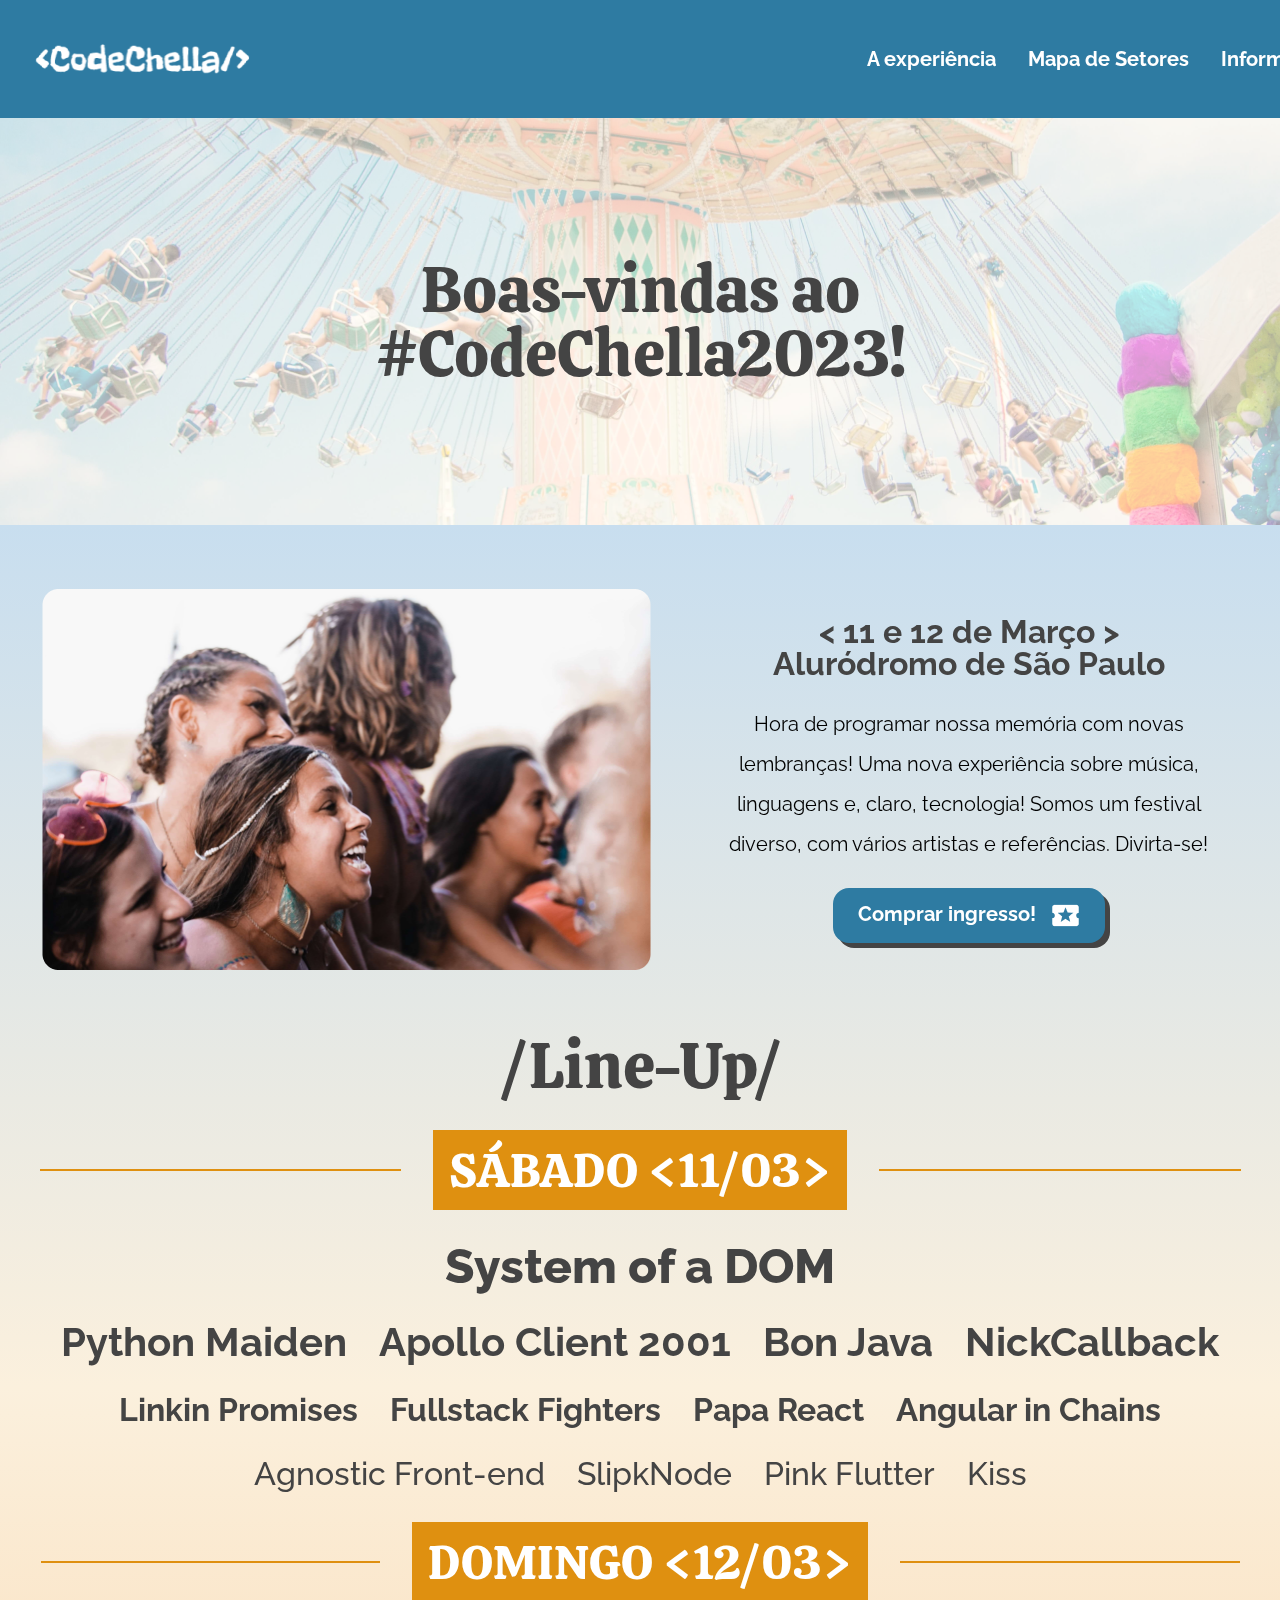
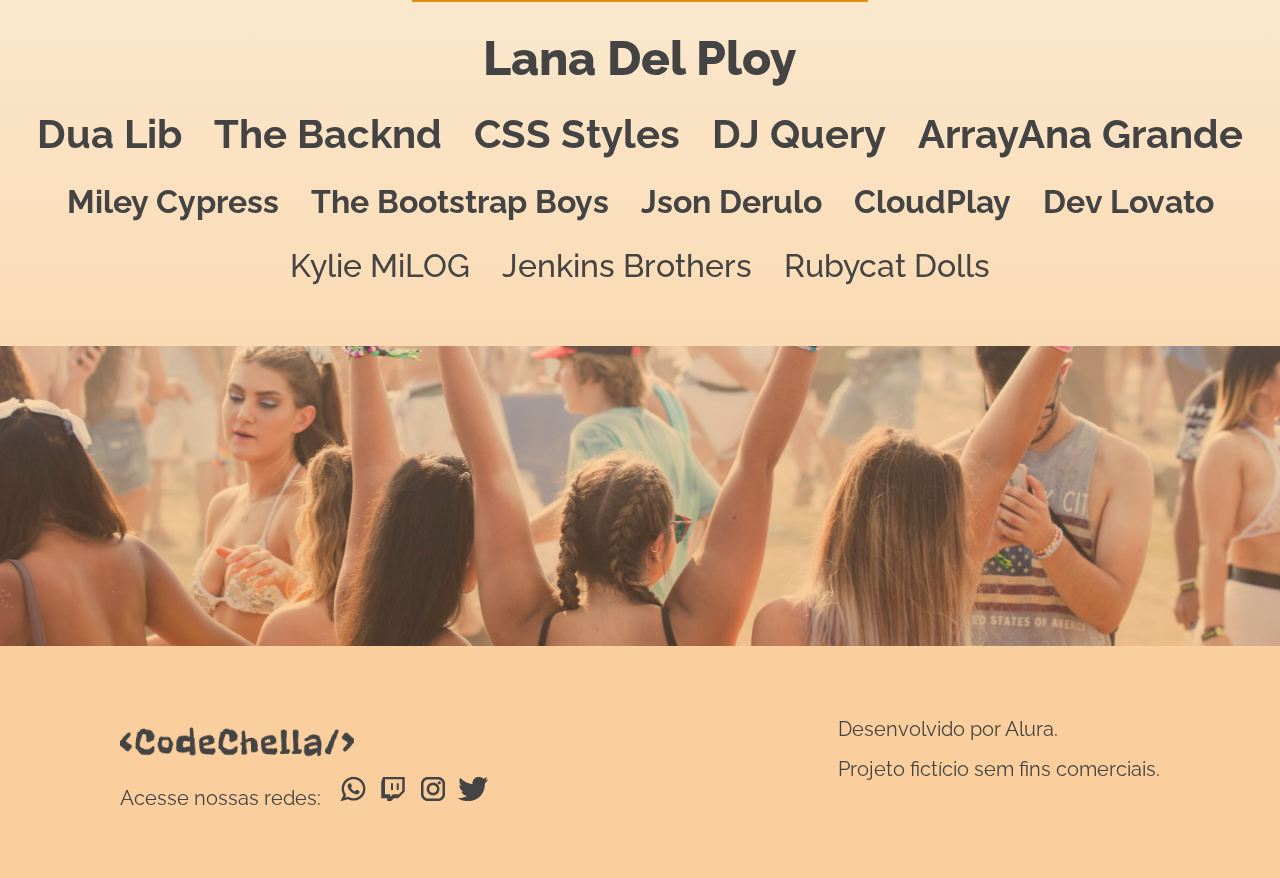
<file: index.html>
<!DOCTYPE html>
<html lang="pt-br">
<head>
    <meta charset="UTF-8">
    <meta http-equiv="X-UA-Compatible" content="IE=edge">
    <meta name="viewport" content="width=device-width, initial-scale=1.0">
    <link rel="stylesheet" href="reset.css">
	<link rel="stylesheet" href="style.css">

    <link rel="stylesheet" href="https://fonts.googleapis.com/css2?family=Material+Symbols+Outlined:opsz,wght,FILL,GRAD@48,400,1,0" />
    <title>CodeChella2023</title>
</head>

<body>
    <header>
        <div class="cabecalho">
            <a href="file:///C:/Users/letic/Desktop/CodeChella/index.html"><img src="logo.png" alt="Logo do festival CodeChella" class="logo"></a><!-- Temos a logo, como titulo que é uma imagem -->
            
            <!--  Elemento HTML de Navegação ( <nav> ) representa uma seção de uma página que aponta para outras páginas
             ou para outras áreas da página, ou seja, uma seção com links de navegação. -->

            <nav>
                <ul class="links">
                    <li><a href="file:///C:/Users/letic/Desktop/CodeChella/experiencia.html">A experiência</a></li>
                    <li><a href="file:///C:/Users/letic/Desktop/CodeChella/mapa.html">Mapa de Setores</a></li>
                    <li><a href="file:///C:/Users/letic/Desktop/CodeChella/informacoes.html">Informações</a></li>
                    <li><a href="file:///C:/Users/letic/Desktop/CodeChella/experiencia.html">Ingressos</a></li>
                </ul>
            </nav>
        </div>

    </header>

    <div class="banner-boas-vindas">
        <p class="banner-texto">Boas-vindas ao #CodeChella2023!</p>
    </div>
    
    
    <main>
    
        
        <section class="introducao">
            <img class="introducao__imagem" src="pessoas.png" alt="Pessoas assistindo ao show no CodeChella">
            <div class="introducao__convite">
                <h2 class="introducao__datalocal"> < 11 e 12 de Março > Aluródromo de São Paulo </h2>
                <p class="introducao__texto">Hora de programar nossa memória com novas lembranças! Uma nova experiência sobre música, linguagens e, claro, tecnologia! Somos um festival diverso, com vários artistas e referências. Divirta-se!</p>
                <div class="botao__ingresso" >
                    <a class="introducao__comprar__ingresso">Comprar ingresso!</a> 
                    <img class="introduca__ticket" src="ticket.png" alt="Logo do ticket">
                </div>
            </div>
        </section>

        <section class="lineup">

            <h3 class="lineup__titulo">/Line-Up/</h3>
            
            <div class="lineup__sabado">
                <div class="linha-horizontal-sabado"></div>
                <h4 class="lineup__data">SÁBADO <11/03></h4>
                <div class="linha-horizontal-sabado"></div>
            </div>


            <p class="lineup__cantores__principal">System of a DOM</p>
    
            <ul class="lineup__cantores__linha1">
                <li>Python Maiden</li>
                <li>Apollo Client 2001</li>  
                <li>Bon Java</li> 
                <li>NickCallback</li> 
            </ul>
            
            <ul class="lineup__cantores__linha2">
                <li>Linkin Promises</li>
                <li>Fullstack Fighters</li>
                <li>Papa React</li>
                <li>Angular in Chains</li>                
            </ul>

            <ul class="lineup__cantores__linha3"> 
                <li>Agnostic Front-end</li>
                <li>SlipkNode</li>
                <li>Pink Flutter</li>
                <li>Kiss</li>
            </ul>
            
            <div class="lineup__domingo">
                <div class="linha-horizontal-domingo"></div>
                <h5 class="lineup__data">DOMINGO <12/03></h5>
                <div class="linha-horizontal-domingo"></div>
            </div>

            <p class="lineup__cantores__principal">Lana Del Ploy</p>
            
            <ul class="lineup__cantores__linha1">
                <li>Dua Lib</li>
                <li>The Backnd</li>  
                <li>CSS Styles</li> 
                <li>DJ Query</li> 
                <li>ArrayAna Grande</li> 
            </ul>
            
            <ul class="lineup__cantores__linha2">
                <li>Miley Cypress</li>
                <li>The Bootstrap Boys</li>  
                <li>Json Derulo</li> 
                <li>CloudPlay</li> 
                <li>Dev Lovato</li> 
            
            </ul>
                            
            <ul class="lineup__cantores__linha3">
                <li>Kylie MiLOG</li> 
                <li>Jenkins Brothers</li> 
                <li>Rubycat Dolls</li> 
            </ul>

        </section>
       
        <img src="diversao.png" alt="Pessoas se divertindo no CodeChella" class="imagem__diversao">
        
    </main>

    <footer>
        <div class="footer__parte1">
            <img src="logopreto.png" alt="Logo preta do CodeChella" class="logo-preta">
            <div class="footer__parte2">
                <p class="redes-sociais">Acesse nossas redes:</p> <i class="bi bi-whatsapp"></i>
                <img src="wpp.png" alt="Icone WhatsApp">
                <img src="men.png" alt="Incone rede social">
                <img src="insta.png" alt="Incone do Instagram">
                <img src="tt.png" alt="Icone do Twitter">
            </div>
        </div>
        
        <div class="footer__parte3">
            <p>Desenvolvido por Alura.</p> 
            <p>Projeto fictício sem fins comerciais.</p>
        </div>
        
    </footer>

    

</body>
</html>
</file>
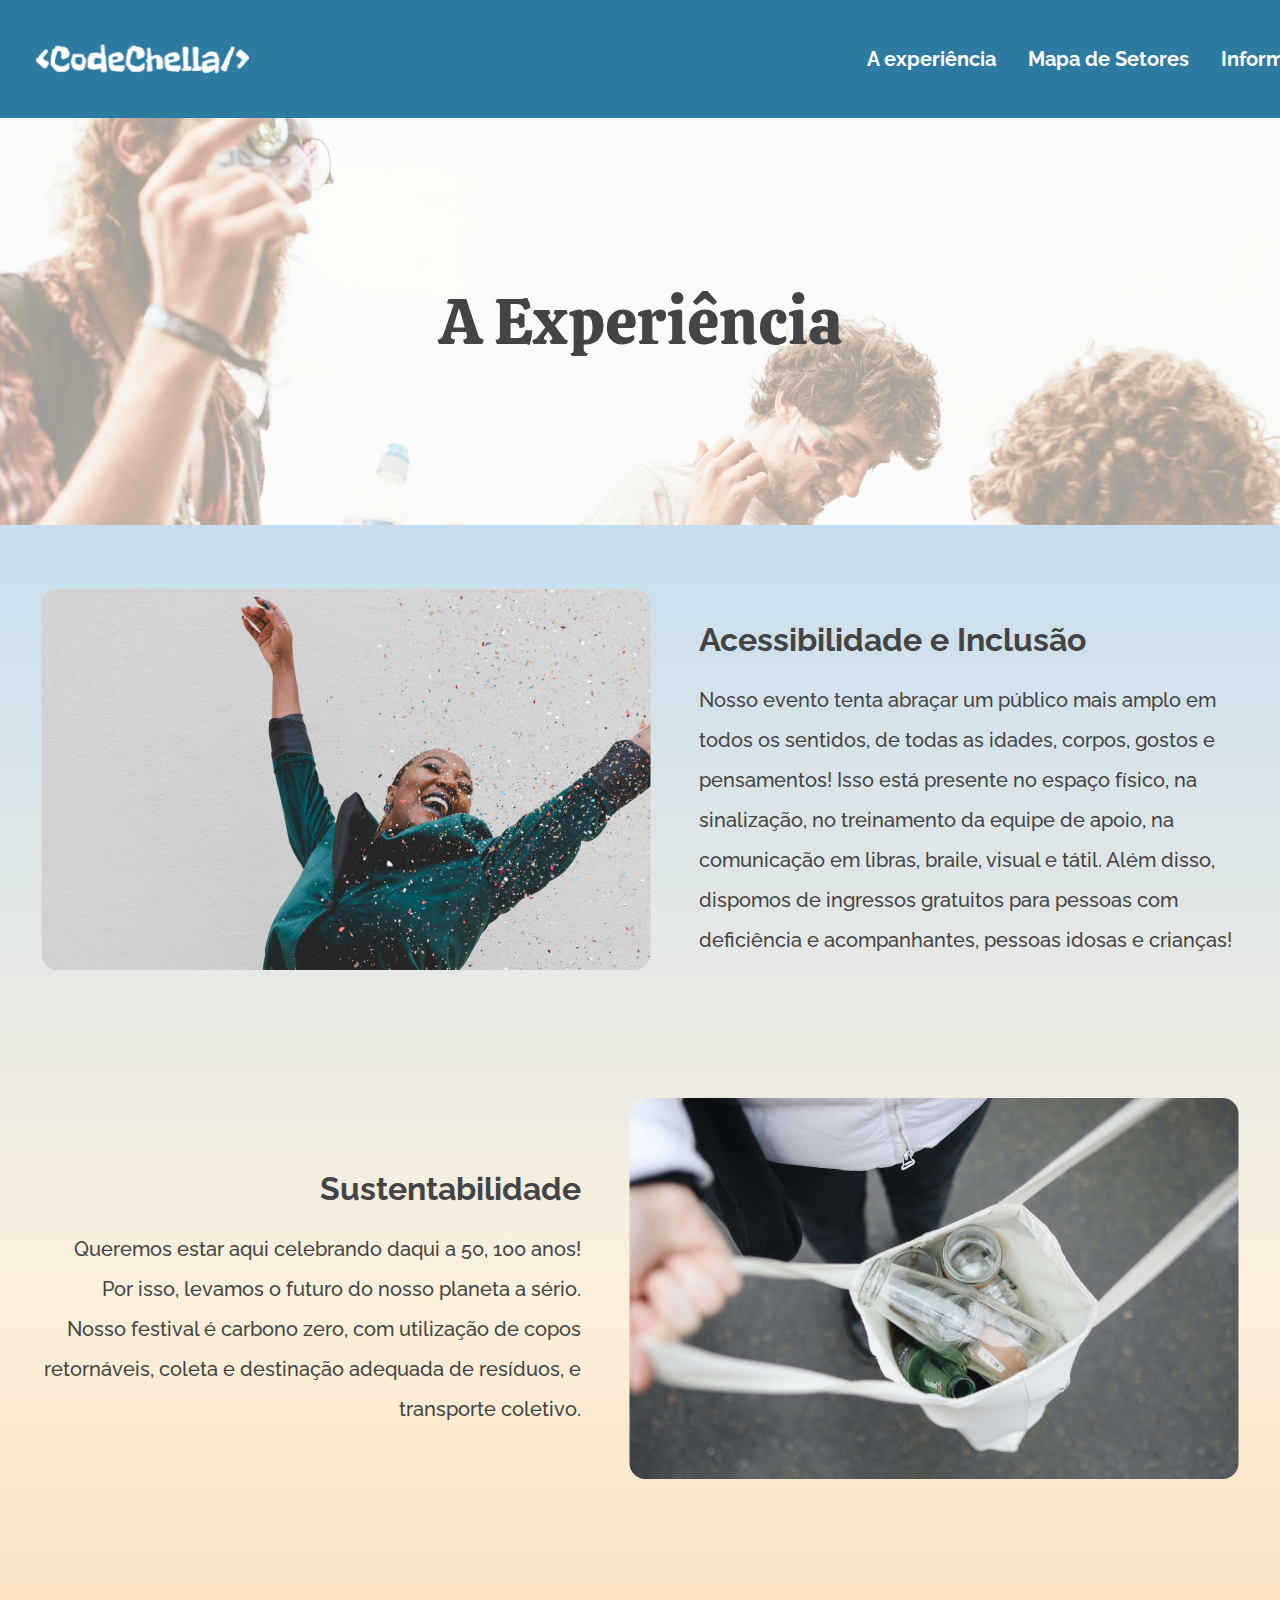
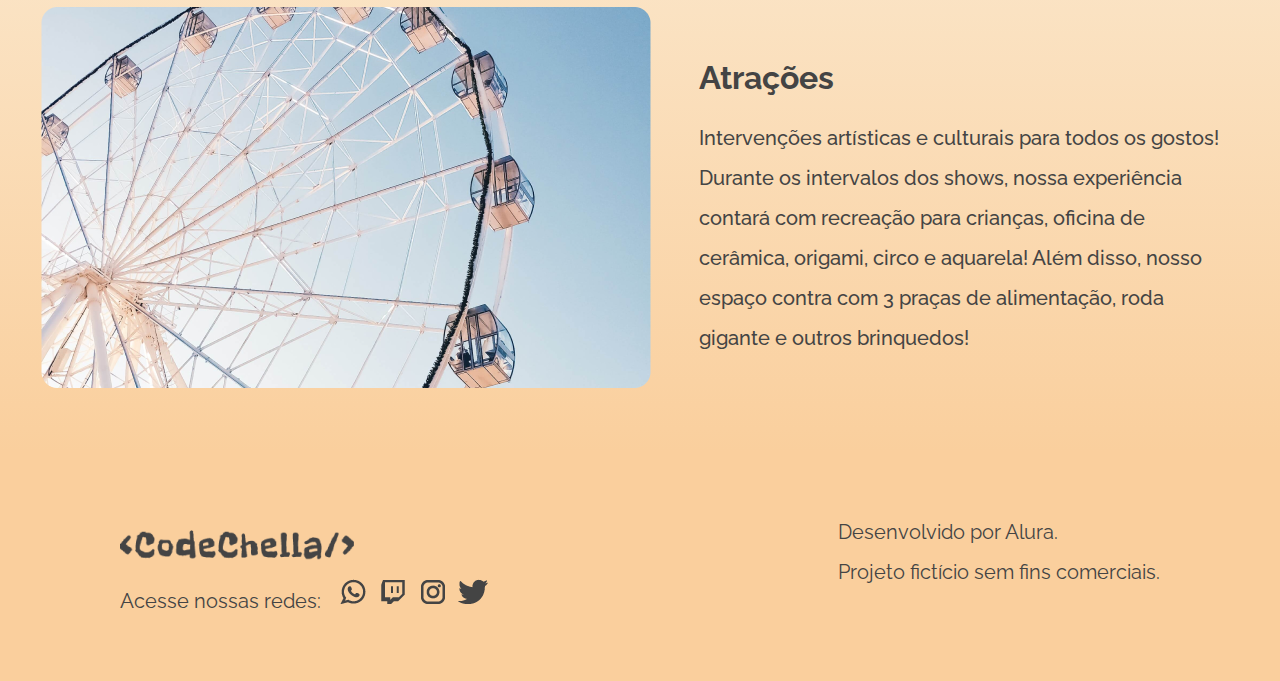
<file: experiencia.html>
<!DOCTYPE html>
<html lang="pt-br">
<head>
    <meta charset="UTF-8">
    <meta http-equiv="X-UA-Compatible" content="IE=edge">
    <meta name="viewport" content="width=device-width, initial-scale=1.0">
    <link rel="stylesheet" href="reset.css">
	<link rel="stylesheet" href="style.css">

    <link rel="stylesheet" href="https://fonts.googleapis.com/css2?family=Material+Symbols+Outlined:opsz,wght,FILL,GRAD@48,400,1,0" />
    <title>A experiênia - CodeChella2023</title>
</head>

<body>
    <header>
        <div class="cabecalho">
            <a href="file:///C:/Users/letic/Desktop/CodeChella/index.html"><img src="logo.png" alt="Logo do festival CodeChella" class="logo"></a><!-- Temos a logo, como titulo que é uma imagem -->
            
            <!--  Elemento HTML de Navegação ( <nav> ) representa uma seção de uma página que aponta para outras páginas
             ou para outras áreas da página, ou seja, uma seção com links de navegação. -->

            <nav>
                <ul class="links">
                    <li><a href="file:///C:/Users/letic/Desktop/CodeChella/experiencia.html">A experiência</a></li>
                    <li><a href="file:///C:/Users/letic/Desktop/CodeChella/mapa.html">Mapa de Setores</a></li>
                    <li><a href="file:///C:/Users/letic/Desktop/CodeChella/informacoes.html">Informações</a></li>
                    <li><a href="file:///C:/Users/letic/Desktop/CodeChella/experiencia.html">Ingressos</a></li>
                </ul>
            </nav>
        </div>


    </header>
    
    
    <div class="banner-a-experiencia">
        <p class="banner-texto">A Experiência</p>
    
    </div>

    <main>
        <section class="introducao__experiencia">  
            <div class="introducao__parte1">
                <img src="dança.png" alt="Pessoa dançando" class="experiencia__imagem1">
                <div class="introducao__experiencia__texto">
                    <h2 class="introducao__experiencia__subtitulos1">Acessibilidade e Inclusão</h2>
                    <p class="introducao__experiencia__informacao1">Nosso evento tenta abraçar um público mais amplo em todos os sentidos, de todas as idades, corpos, gostos e pensamentos!  Isso está presente no  espaço físico, na sinalização, no treinamento da equipe de apoio, na comunicação em libras, braile, visual e tátil. Além disso, dispomos de ingressos gratuitos para pessoas com deficiência e acompanhantes, pessoas idosas e crianças!</p>
                </div>
            </div>
            
            <div class="introducao__parte2">
                <div class="introducao__experiencia__texto">
                    <h3 class="introducao__experiencia__subtitulos2">Sustentabilidade</h3>
                    <p class="introducao__experiencia__informacao2">Queremos estar aqui celebrando daqui a 50, 100 anos! Por isso, levamos o futuro do nosso planeta a sério. Nosso festival é carbono zero, com utilização de copos retornáveis, coleta e destinação adequada de resíduos, e transporte coletivo.</p>
                </div>
                <img src="garrafa.png" alt="Garrafas na sacola" class="experiencia__imagem2">
            
            </div>

            <div class="introducao__parte3">
                
                <img src="rodagigante.png" alt="Roda Gigante" class="experiencia__imagem3">
                <div class="introducao__experiencia__texto">
                    <h4 class="introducao__experiencia__subtitulos3">Atrações</h4>
                    <p class="introducao__experiencia__informacao3">Intervenções artísticas e culturais para todos os gostos! Durante os intervalos dos shows, nossa experiência contará com recreação para crianças, oficina de cerâmica, origami, circo e aquarela! Além disso, nosso espaço contra com 3 praças de alimentação, roda gigante e outros brinquedos!</p>
                </div>  
            </div>
        </section>
    </main>

    <footer>
        <div class="footer__parte1">
            <img src="logopreto.png" alt="Logo preta do CodeChella" class="logo-preta">
            <div class="footer__parte2">
                <p class="redes-sociais">Acesse nossas redes:</p> <i class="bi bi-whatsapp"></i>
                <img src="wpp.png" alt="Icone WhatsApp">
                <img src="men.png" alt="Incone rede social">
                <img src="insta.png" alt="Incone do Instagram">
                <img src="tt.png" alt="Icone do Twitter">
            </div>
        </div>
        
        <div class="footer__parte3">
            <p>Desenvolvido por Alura.</p> 
            <p>Projeto fictício sem fins comerciais.</p>
        </div>
        
    </footer>
</body>
</html>
</file>
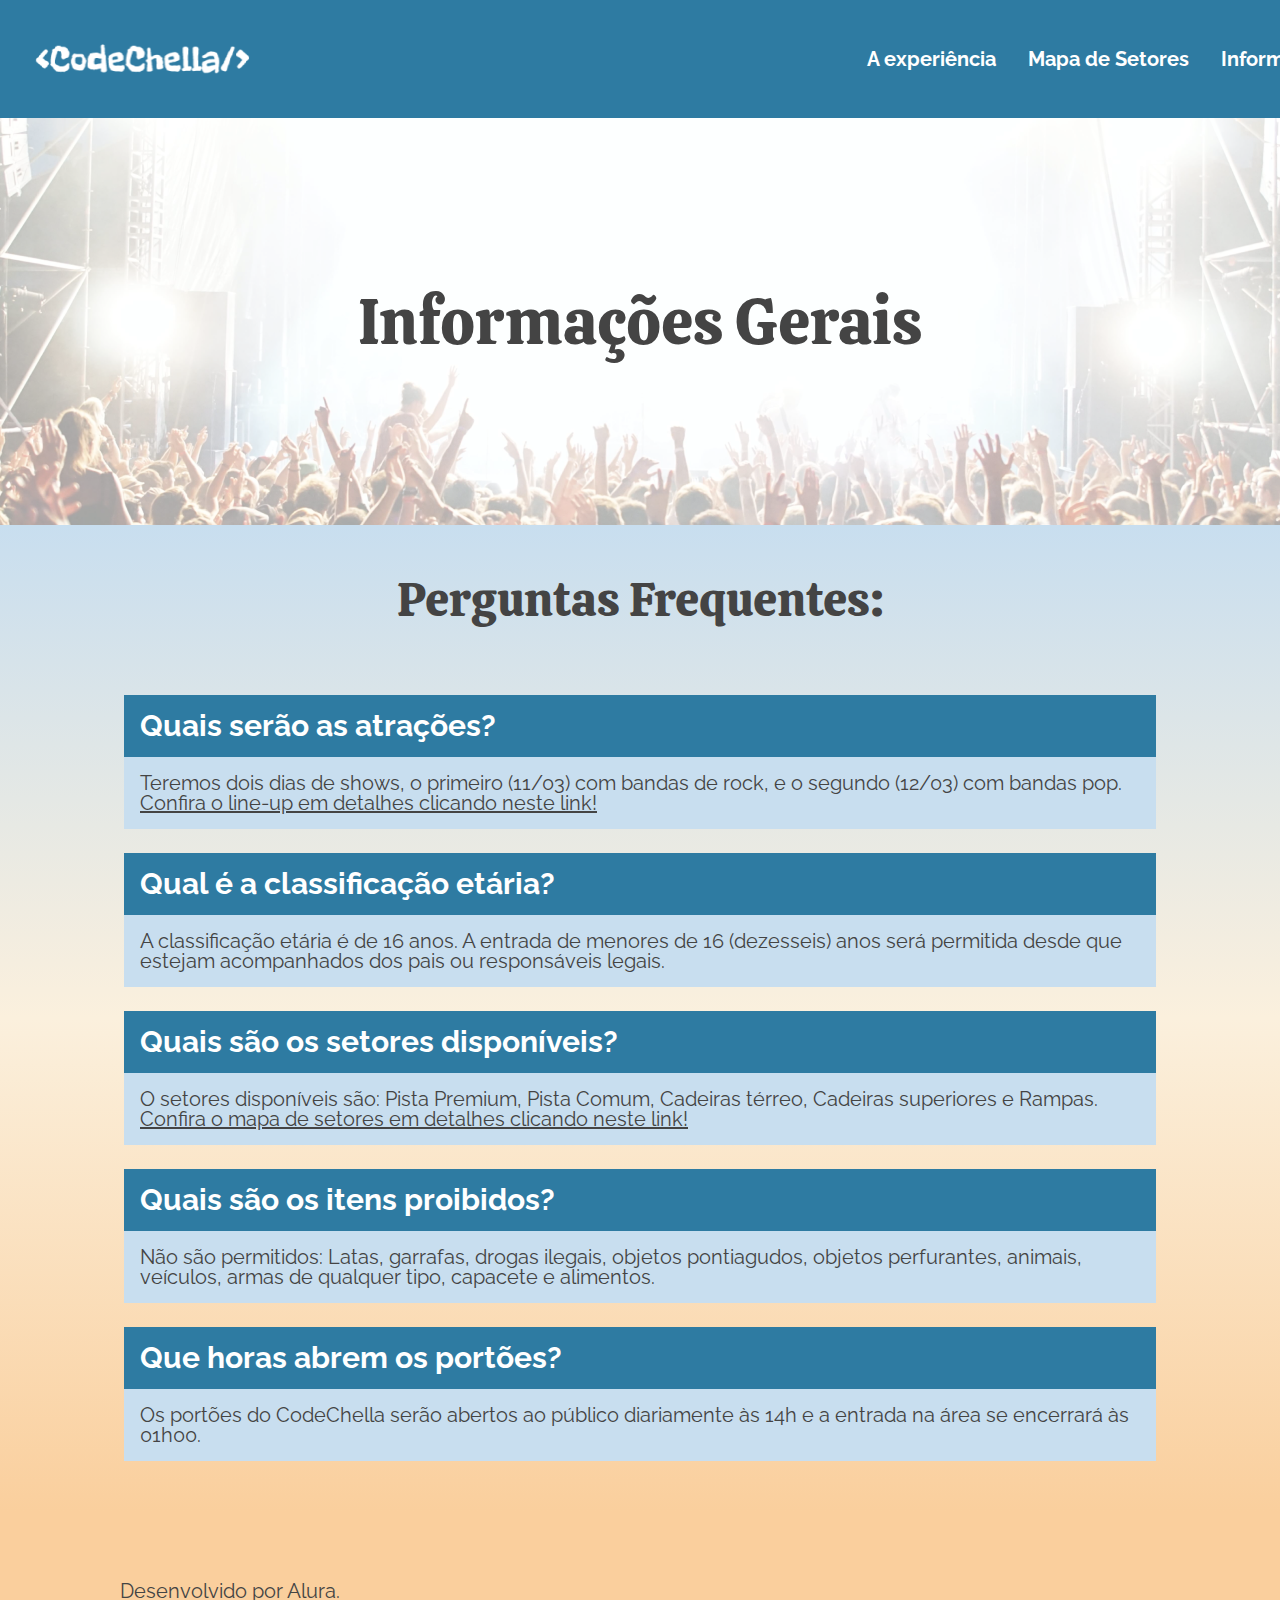
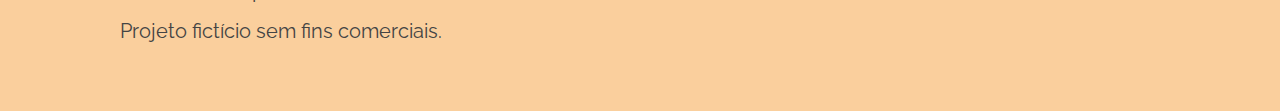
<file: informacoes.html>
<!DOCTYPE html>
<html lang="pt-br">
<head>
    <meta charset="UTF-8">
    <meta http-equiv="X-UA-Compatible" content="IE=edge">
    <meta name="viewport" content="width=device-width, initial-scale=1.0">
    <link rel="stylesheet" href="reset.css">
	<link rel="stylesheet" href="style.css">

    <link rel="stylesheet" href="https://fonts.googleapis.com/css2?family=Material+Symbols+Outlined:opsz,wght,FILL,GRAD@48,400,1,0" />
    <title>Informações - CodeChella2023</title>
</head>

<body>
    <header>
        <div class="cabecalho">
            <a href="file:///C:/Users/letic/Desktop/CodeChella/index.html"><img src="logo.png" alt="Logo do festival CodeChella" class="logo"></a><!-- Temos a logo, como titulo que é uma imagem -->
            
            <!--  Elemento HTML de Navegação ( <nav> ) representa uma seção de uma página que aponta para outras páginas
             ou para outras áreas da página, ou seja, uma seção com links de navegação. -->

            <nav>
                <ul class="links">
                    <li><a href="file:///C:/Users/letic/Desktop/CodeChella/experiencia.html">A experiência</a></li>
                    <li><a href="file:///C:/Users/letic/Desktop/CodeChella/mapa.html">Mapa de Setores</a></li>
                    <li><a href="file:///C:/Users/letic/Desktop/CodeChella/informacoes.html">Informações</a></li>
                    <li><a href="file:///C:/Users/letic/Desktop/CodeChella/experiencia.html">Ingressos</a></li>
                </ul>
            </nav>
        </div>
    </header>
    
        <div class="banner-informacoes">
            <p class="banner-texto-informacoes">Informações Gerais</p>
        </div>

        <main class="informacoes">
            <h1 class="informacoes__titulo">Perguntas Frequentes:</h1>

            <div class="informacoes__perguntas">
                <p class="informacoes__pergunta" id="pergunta">Quais serão as atrações?</p>
                <p class="informacoes__resposta" id="informacoes__resposta">Teremos dois dias de shows, o primeiro (11/03) com bandas de rock, e o segundo (12/03) com bandas pop. <a href="file:///C:/Users/letic/Desktop/CodeChella/index.html" class="informacoes__links">Confira o line-up em detalhes clicando neste link!</a></p>
            </div>
            
            <div>
                <p class="informacoes__pergunta" id="pergunta">Qual é a classificação etária?</p>
                <p class="informacoes__resposta" id="informacoes__resposta">A classificação etária é de 16 anos. A entrada de menores de 16 (dezesseis) anos será permitida desde que estejam acompanhados dos pais ou responsáveis legais. </p>
            </div>
            
            <div>
                <p class="informacoes__pergunta">Quais são os setores disponíveis?</p>
                <p class="informacoes__resposta">O setores disponíveis são: Pista Premium, Pista Comum, Cadeiras térreo, Cadeiras superiores e Rampas. <a href="file:///C:/Users/letic/Desktop/CodeChella/mapa.html" class="informacoes__links">Confira o mapa de setores em detalhes clicando neste link!</a></p>
            </div>
            
            <div>
                <p class="informacoes__pergunta">Quais são os itens proibidos?</p>
                <p class="informacoes__resposta">Não são permitidos: Latas, garrafas, drogas ilegais, objetos pontiagudos, objetos perfurantes, animais, veículos, armas de qualquer tipo, capacete e alimentos.</p>
            </div>
            
            <div>
                <p class="informacoes__pergunta">Que horas abrem os portões?</p>
                <p class="informacoes__resposta">Os portões do CodeChella serão abertos ao público diariamente às 14h e a entrada na área se encerrará às 01h00. </p>
            </div>
            <script src="script.js"></script>
            


        </main>


        <footer>
                <div class="footer__parte3">
                    <p>Desenvolvido por Alura.</p> 
                    <p>Projeto fictício sem fins comerciais.</p>
                </div>
                
        </footer>
</body>
</html>
</file>
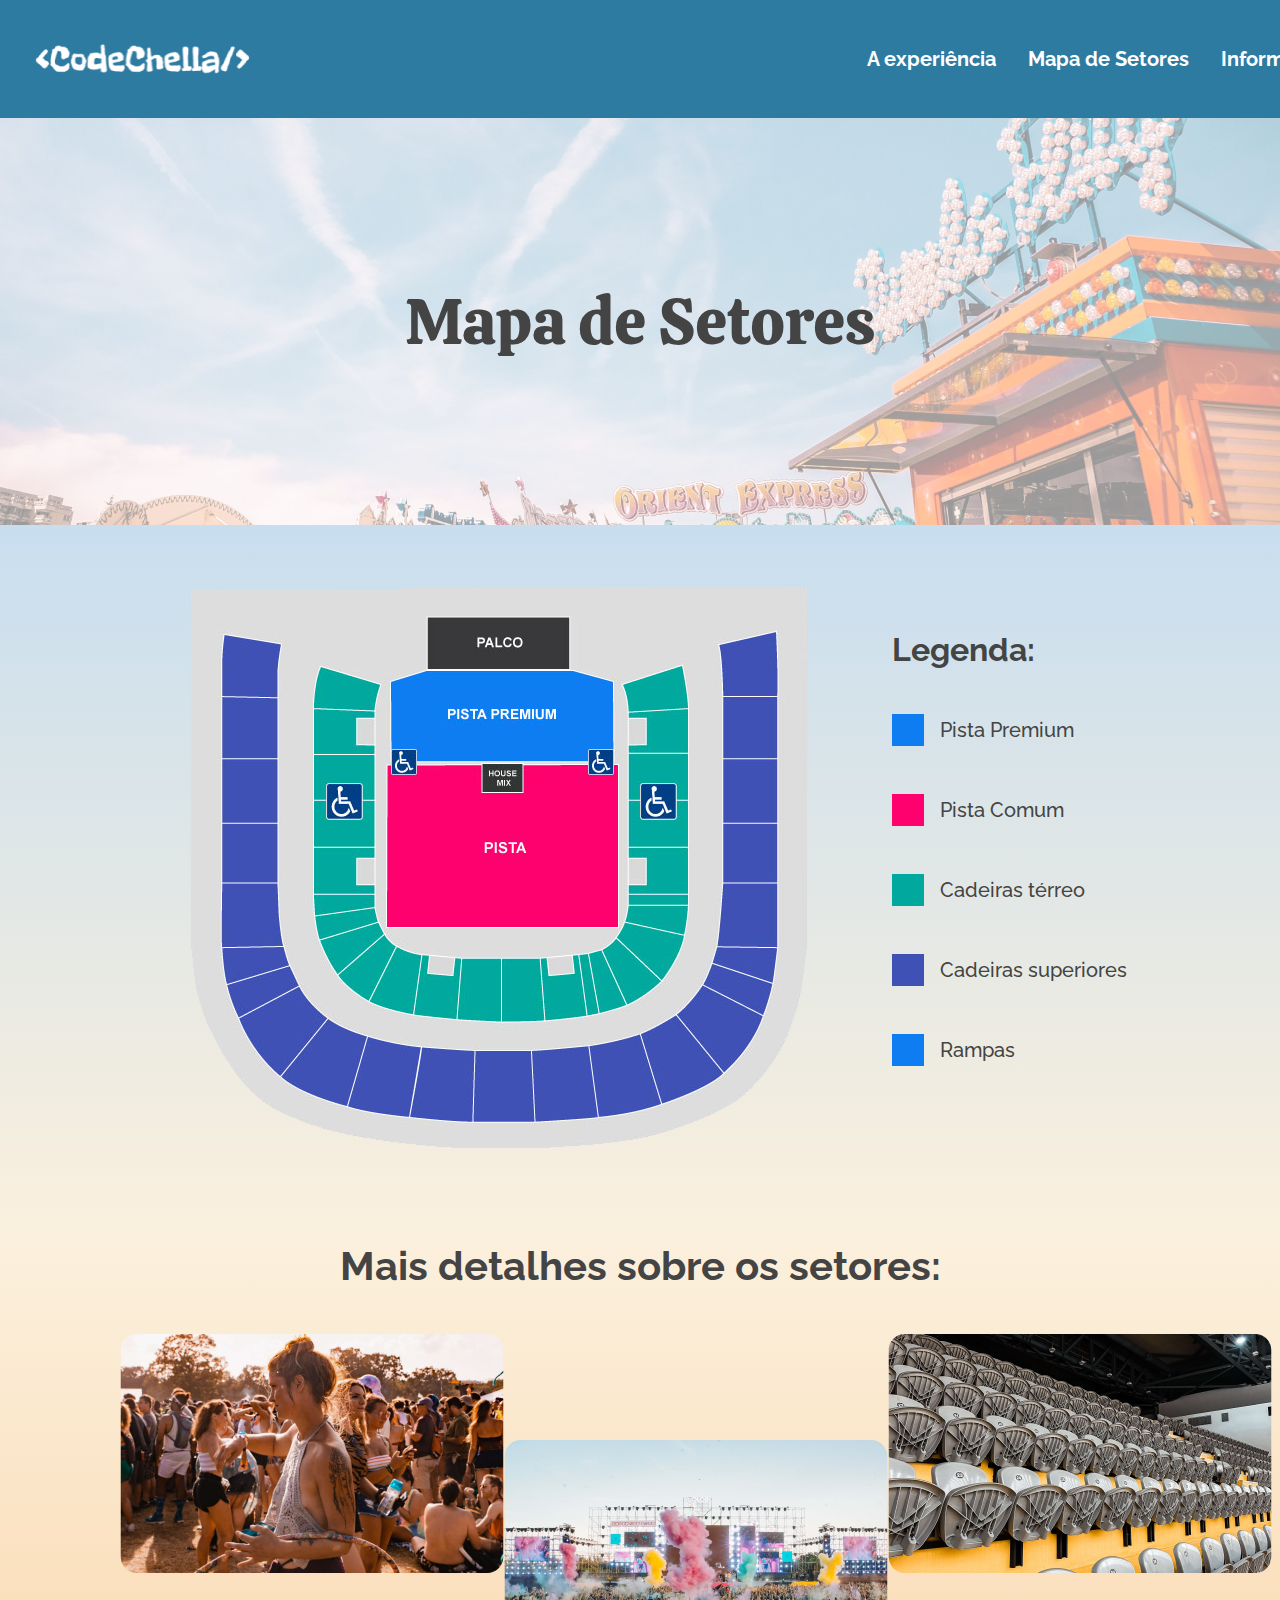
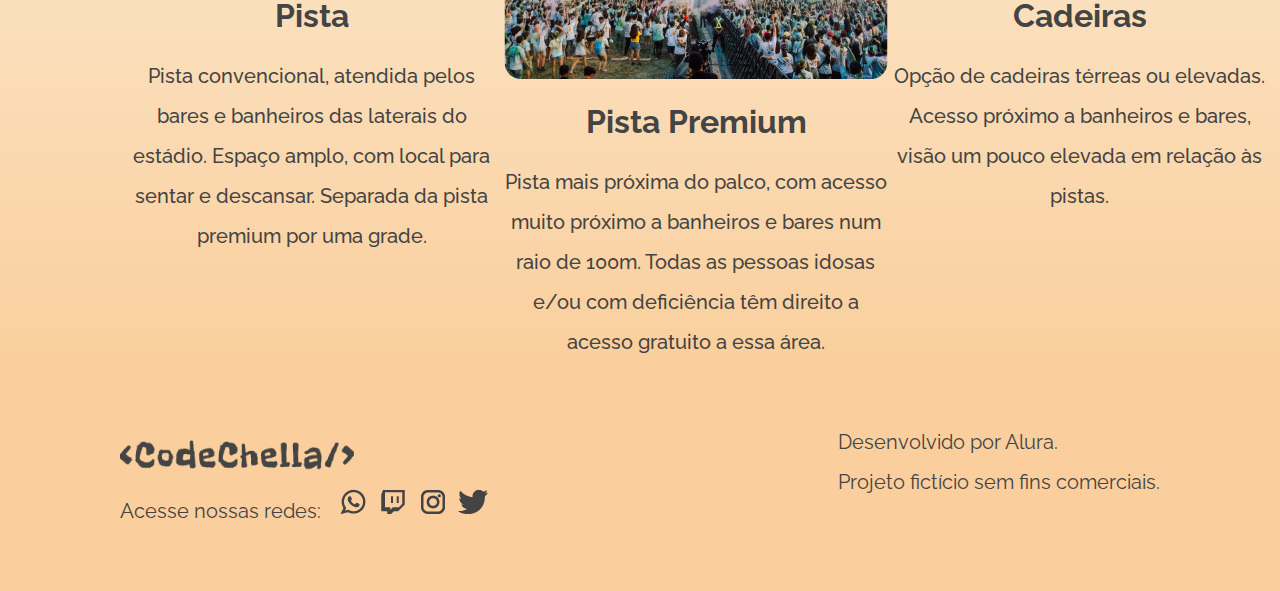
<file: mapa.html>
<!DOCTYPE html>
<html lang="pt-br">
<head>
    <meta charset="UTF-8">
    <meta http-equiv="X-UA-Compatible" content="IE=edge">
    <meta name="viewport" content="width=device-width, initial-scale=1.0">
    <link rel="stylesheet" href="reset.css">
	<link rel="stylesheet" href="style.css">

    <link rel="stylesheet" href="https://fonts.googleapis.com/css2?family=Material+Symbols+Outlined:opsz,wght,FILL,GRAD@48,400,1,0" />
    <title>Mapa de Setores - CodeChella2023</title>
</head>

<body>
    <header>
        <div class="cabecalho">
            <a href="file:///C:/Users/letic/Desktop/CodeChella/index.html"><img src="logo.png" alt="Logo do festival CodeChella" class="logo"></a><!-- Temos a logo, como titulo que é uma imagem -->
            
            <!--  Elemento HTML de Navegação ( <nav> ) representa uma seção de uma página que aponta para outras páginas
             ou para outras áreas da página, ou seja, uma seção com links de navegação. -->

            <nav>
                <ul class="links">
                    <li><a href="file:///C:/Users/letic/Desktop/CodeChella/experiencia.html">A experiência</a></li>
                    <li><a href="file:///C:/Users/letic/Desktop/CodeChella/mapa.html">Mapa de Setores</a></li>
                    <li><a href="file:///C:/Users/letic/Desktop/CodeChella/informacoes.html">Informações</a></li>
                    <li><a href="file:///C:/Users/letic/Desktop/CodeChella/experiencia.html">Ingressos</a></li>
                </ul>
            </nav>
        </div>
    </header>

    
    
    <div class="banner-mapa">
        <p class="banner-texto">Mapa de Setores</p>
    </div>

   
    
    <main>
        <section class="mapa__parte1">
            <img src="mapasetores.png" alt="Mapa de Setores">
            <div class="legenda">
                <h5 class="titulo__legenda">Legenda:</h5>
                <ul>
                    <li class="legenda__cores"><div class="azul1"></div>Pista Premium</li>
                    <li class="legenda__cores"><div class="rosa"></div>Pista Comum</li>
                    <li class="legenda__cores"><div class="verde"></div>Cadeiras térreo</li>
                    <li class="legenda__cores"><div class="azul2"></div>Cadeiras superiores</li>
                    <li class="legenda__cores"><div class="azul3"></div>Rampas</li>
                </ul>
            </div>
        </section>

        <section class="mapa__parte2">
            <h6 class="mapa__parte2__titulo">Mais detalhes sobre os setores:</h6>
            <div class="mapa__parte2__informacoes">
                
                <div class="mapa__parte2__pista">
                    <img src="pista.png" alt="Imagem da Pista" class="mapa__parte2__imagem">
                    <p class="mapa__parte2__subtitulos">Pista</p>
                    <p class="mapa__parte2__texto">Pista convencional, atendida pelos bares e banheiros das laterais do estádio. Espaço amplo, com local para sentar e descansar. Separada da pista premium por uma grade.</p>
                </div>

                <div class="mapa__parte2__pista__premium">
                    <img src="pistapremium.png" alt="Imagem da Pista Premium" class="mapa__parte2__imagem">
                    <p class="mapa__parte2__subtitulos">Pista Premium</p>
                    <p class="mapa__parte2__texto">Pista mais próxima do palco, com acesso muito próximo a banheiros e bares num raio de 100m. Todas as pessoas idosas e/ou com deficiência têm direito a acesso gratuito a essa área.</p>
                </div>
                
                <div class="mapa__parte2__cadeiras">
                    <img src="cadeiras.png" alt="Imagem das cadeiras" class="mapa__parte2__imagem">
                    <p class="mapa__parte2__subtitulos">Cadeiras</p>
                    <p class="mapa__parte2__texto">Opção de cadeiras térreas ou elevadas. Acesso próximo a banheiros e bares, visão um pouco elevada em relação às pistas.</p>
                </div>
            
            </div>
        </section>
       
    
    </main>

    <footer>
        <div class="footer__parte1">
            <img src="logopreto.png" alt="Logo preta do CodeChella" class="logo-preta">
            <div class="footer__parte2">
                <p class="redes-sociais">Acesse nossas redes:</p> <i class="bi bi-whatsapp"></i>
                <img src="wpp.png" alt="Icone WhatsApp">
                <img src="men.png" alt="Incone rede social">
                <img src="insta.png" alt="Incone do Instagram">
                <img src="tt.png" alt="Icone do Twitter">
            </div>
        </div>
        
        <div class="footer__parte3">
            <p>Desenvolvido por Alura.</p> 
            <p>Projeto fictício sem fins comerciais.</p>
        </div>
        
    </footer>
</body>
</html>
</file>
<file: style.css>
@import url('https://fonts.googleapis.com/css2?family=Raleway:wght@500;700&display=swap');
@import url('https://fonts.googleapis.com/css2?family=Calistoga&family=Raleway:wght@800&display=swap');

/* CSS DA PARTE DO CABECALHO */

body {
    margin: 0;
    width: 100%;
}

.banner{
    margin: 0;
    padding: 0;
}

header {
    background-color: #2E7BA2;
    padding: 2%;
    border: none;
    box-sizing: border-box;
    
}

.links a:hover {
	color:#f7e0ba;
	text-decoration: underline;
}

.cabecalho {
   display: flex;
   align-items: center;
   justify-content: space-between;
   box-sizing: border-box;
   width: 1440px;
   margin: 0 auto;
}

.logo {
    width: 233.9px;

}

.links {
    display: flex;
    justify-content: space-between;
    gap: 32px;
    list-style: none;
    
}
 nav a {
    text-decoration: none;
    font-weight: 700;
    font-family: 'Raleway', sans-serif;
    color: white;
    font-size: 20px;
 }

/* CSS DA PARTE DO BANNER DA PAGINA INICIAL */

.banner-boas-vindas {
    display: flex;
    background: url(verao.png);
    height: 407px;
    width: 100%;
    box-sizing: border-box;
    background-repeat: no-repeat;
    background-size: cover;
    background-position: center center;
    min-height: 100%;
    padding: 0 180px;       
    justify-content: center;
    align-items: center;
    
}


.banner-texto {
    width: 542px;
    color: #444444;
    font-family: 'Calistoga', cursive;
    font-size: 64px;
    text-align: center;
}


/* CSS DA PARTE PRINCIPAL DA PAGINA INICIAL */

main {
    background: linear-gradient(#C8DEEF,#FBF0DD,#FACF9D);
    
}

.introducao {
    display: flex;
    justify-content: center;
    padding: 8% 10%;
    box-sizing: border-box;
    padding: 64px 120px;
    
 }

 .introducao__imagem {
    padding: 0 24px;;
}

.introducao__convite {
    width: 540px;
    display: flex;
    justify-content: center;
    align-items: center;
    flex-direction: column;
    gap: 24px;
    padding: 0 24px;;
   
}

.introducao__datalocal {
    width: 392px;
    font-size: 32px;
    font-weight: 700;
    text-align: center;
    color: #444444;
    font-family: 'Raleway', sans-serif;
}

.introducao__texto {
    width: 540px;
    font-size: 20px;
    font-weight: 0;
    text-align: center;
    font-family: 'Raleway', sans-serif;
    line-height: 40px;
}

.botao__ingresso {
    display: flex;
    justify-content: center;
    width: 256px;
    font-size: 20px;
    font-weight: 700;
    color: white;
    border-radius: 16px;
    background-color: #2E7BA2;
    box-shadow: 5px 5px 0 0 #444444;
    font-family: 'Raleway', sans-serif;
    text-align: center;

    padding:  16px  8px;
}

.botao__ingresso:hover {
    text-decoration: underline;
    transform: scale(1.2);
}

.introducao__comprar__ingresso {
    margin-right: 16px;
}
.material-symbols-rounded {
    width: 32px;
    font-weight: 600px;

}

.introducao__imagem {
    width: 609px;
}

/* CSS DA PARTE DO LINE-UP */

.lineup {
    display: flex;
    justify-content: center;
    align-items: center;
    flex-direction: column;
    gap: 32px;
}

.lineup__titulo {
    font-family: 'Calistoga', cursive; 
    font-size: 64px;
    color: #444444;
}

.lineup__sabado, .lineup__domingo {
    display: flex;
    justify-content: space-between;
    align-items: center;
    gap: 32px;
}

.linha-horizontal-sabado {
    position: relative;
    display: inline-flex;
    width: 359.5px;
    border: 1px solid #DF9010;
}

.linha-horizontal-domingo {
    position: relative;
    display: inline-flex;
    width: 337.5px;
    border: 1px solid #DF9010;
}

.lineup__data {
    background-color: #DF9010;
    font-family: 'Calistoga', cursive;
    font-size: 48px;
    color: white;
    padding: 16px;
}

.lineup__cantores__principal{
    font-family: 'Raleway', sans-serif;
    font-weight: 800;
    font-size: 48px;
    color:#444444;
}

.lineup__cantores__linha1, .lineup__cantores__linha2, .lineup__cantores__linha3  {
    list-style: none;
    display: flex;
    justify-content: space-between;
    gap: 32px;
}

.lineup__cantores__linha1 {
    font-size: 40px;
    color:#444444;
    font-family: 'Raleway', sans-serif;
    font-weight: 700;
}

.lineup__cantores__linha2 {
    font-size: 32px;
    color:#444444;
    font-family: 'Raleway', sans-serif;
    font-weight: 700;
}

.lineup__cantores__linha3 {
    font-size: 32px;
    color:#444444;
    font-family: 'Raleway', sans-serif;
    font-weight: 500;
}

.imagem__diversao {
    width: 100%;
    margin: 5% 0;
    margin-bottom: 0;
    mix-blend-mode: multiply;
}

/* CSS DA PARTE DO FOOTER */

footer {
    background: url(coral2.png);
    
    display: flex;
    justify-content: space-between;
    padding: 60px 120px;
    font-size: 20px;
    line-height: 40px;
    font-family: 'Raleway', sans-serif;
    color: #444444;
}

.logo-preta {
    width: 233.9px;
}

.footer__parte1 {
    display: flex;
    flex-direction: column;
    font-family: 'Raleway', sans-serif;
    color: #444444;
}

.footer__parte2 {
    display: flex;
    justify-content: space-between;
    align-items: baseline;
    gap: 8px;
    
}

/* CSS DE A EXPERICIENA */

.banner-a-experiencia {
    display: flex;
    background: url(experiencia.png);
    height: 407px;
    width: 100%;
    box-sizing: border-box;
    background-repeat: no-repeat;
    background-size: cover;
    background-position: center center;
    min-height: 100%;
    padding: 0 121px;       
    justify-content: center;
    align-items: center;  
}

.introducao__experiencia {
    
    display: flex;
    justify-content: center;

    align-items: center;
    flex-direction: column;
    gap: 128px;
    padding: 5% 0;
}

.experiencia__imagem1, .experiencia__imagem3 {
    padding-right:  48px;
}

.experiencia__imagem2 {
    padding-left: 48px;
}

.introducao__parte1, .introducao__parte2, .introducao__parte3 {
    display: flex;
    justify-content: space-between;
}

.introducao__experiencia__texto{
    display: flex;
    justify-content: center;
    flex-direction: column;

}

.introducao__experiencia__subtitulos1, .introducao__experiencia__subtitulos2, .introducao__experiencia__subtitulos3 {
    font-size: 32px;
    color: #444444;
    font-weight: 700;
    font-family: 'Raleway', sans-serif;
    text-align: left;
    padding: 24px 0;
}   

.introducao__experiencia__informacao1, .introducao__experiencia__informacao2, .introducao__experiencia__informacao3 {
    font-weight: 500;
    font-size: 20px;
    color: #444444;
    font-family: 'Raleway', sans-serif;
    width: 540px;
    line-height: 40px;
}

.introducao__experiencia__informacao1, .introducao__experiencia__informacao3 {
    text-align: left;
}

.introducao__experiencia__informacao2, .introducao__experiencia__subtitulos2{
    text-align: right;
}


/* CSS DO MAPA DE SETORES - PRIMEIRA PARTE */ 

.banner-mapa {
    display: flex;
    background: url(mapa.png);
    height: 407px;
    width: 100%;
    box-sizing: border-box;
    background-repeat: no-repeat;
    background-size: cover;
    background-position: center center;
    min-height: 100%;
    padding: 0 121px;       
    justify-content: center;
    align-items: center;      
}


.mapa__parte1 {
    display: flex;
    justify-content: center;
    align-items: center;
    padding: 32px 120px;
    box-sizing: border-box;
        
}

.titulo__legenda {
    font-family: 'Raleway', sans-serif;    
    font-size: 32px;
    color: #444444;
    font-weight: 700;

}

.legenda {
    display: flex;
    flex-direction: column;
    margin-left: 48px;
    gap: 24px;
}

.azul1 {
    width: 32px;
    height: 32px;
    background: #0E7DF1;
    margin-right: 16px;
}

.rosa { 
    width: 32px;
    height: 32px;
    background: #FE016E;
    margin-right: 16px;
    
    
}

.verde {
    width: 32px;
    height: 32px;
    background: #01A89E;
    margin-right: 16px;
}


.azul2 {
    width: 32px;
    height: 32px;
    background: #3F51B5;
    margin-right: 16px;
}


.azul3 {
    width: 32px;
    height: 32px;
    background: #0E7DF1;
    margin-right: 16px;
}

.legenda__cores {
    display: flex;
    font-family: 'Raleway', sans-serif;    
    font-size: 32px;
    color: #444444;
    font-weight: 500;
    font-size: 20px;
    padding: 24px 0;
    align-items: center;
}

/* CSS DO MAPA DE SETORES - SEGUNDA PARTE */ 
.mapa__parte2__titulo {
       
    font-size: 40px;
    font-weight: 700;
    color: #444444;
    font-family: 'Raleway', sans-serif;  
    text-align: center;
    padding: 48px 0;
    
}

.mapa__parte2__informacoes {
    display: flex;
    justify-content: space-between;
    align-items: center flex-start;
    padding: 0 120px;
    
}

.mapa__parte2__pista__premium {
    align-self: flex-end;
}

.mapa__parte2__subtitulos {
    font-size: 32px;
    font-weight: 700;
    color: #444444;
    font-family: 'Raleway', sans-serif;
    text-align: center;
    padding: 24px 0;
}

.mapa__parte2__texto {
    font-size: 20px;
    font-weight: 500;
    color: #444444;
    font-family: 'Raleway', sans-serif;
    line-height: 40px;
    text-align: center;
    width: 383px;
}

.mapa__parte2__pista__premium {
    margin-top: 106px;
}

.mapa__parte2__imagem:hover {
    transform: scale(1.2);
}

/* CSS DA PARTE DE INFORMACOES */

.banner-informacoes {
    display: flex;
    background: url(informacoes.png);
    height: 407px;
    width: 100%;
    box-sizing: border-box;
    background-repeat: no-repeat;
    background-size: cover;
    background-position: center center;
    min-height: 100%;
    padding: 0 121px;       
    justify-content: center;
    align-items: center;      
}

.banner-texto-informacoes {
    width: 567px;
    color: #444444;
    font-family: 'Calistoga', cursive;
    font-size: 64px;
    text-align: center;
}

.informacoes__titulo {
    
    color: #444444;
    font-family: 'Calistoga', cursive;
    font-size: 48px;
    text-align: center;
    padding-bottom: 48px;
    
}

.informacoes {
    display: flex;
    flex-direction: column;
    align-items: center;
    gap: 24px;
    padding: 50px;
}

.informacoes__pergunta {
    background-color: #2E7BA2;
    color: white;
    width: 1000px;
    padding: 16px;
    font-weight: 700;
    font-size: 30px;
    text-align: left;
    font-family: 'Raleway', sans-serif;
}

.informacoes__resposta {
    background-color: #C8DEEF;
    color: #444444;
    width: 1000px;
    padding: 16px;
    font-size: 20px;
    text-align: left;
    font-family: 'Raleway', sans-serif;
    
}

.informacoes__links {
    color: #444444;
}
</file>
